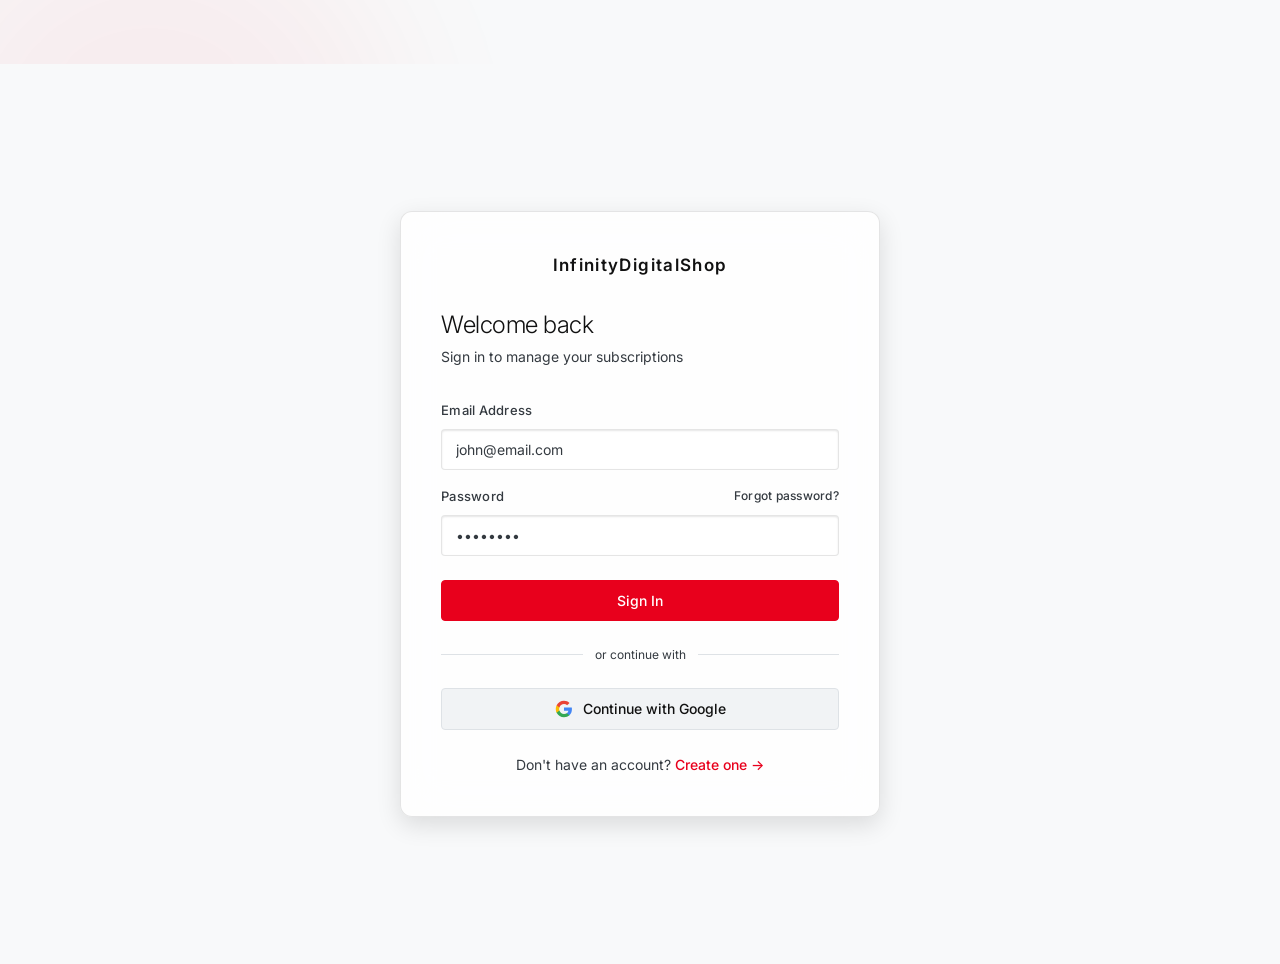
<file: login.html>
<!DOCTYPE html>
<html lang="en">
<head>
  <meta charset="UTF-8">
  <meta name="viewport" content="width=device-width, initial-scale=1.0">
  <title>Login — InfinityDigitalShop</title>
  <meta name="description" content="Sign in to your InfinityDigitalShop account to access your subscriptions and order history.">
  <link rel="preconnect" href="https://fonts.googleapis.com">
  <link rel="preconnect" href="https://fonts.gstatic.com" crossorigin>
  <link href="https://fonts.googleapis.com/css2?family=Inter:wght@300;400;500;600&display=swap" rel="stylesheet">
  <link rel="stylesheet" href="assets/css/style.css">
  <link rel="stylesheet" href="assets/css/components.css">
  <script src="assets/js/theme-init.js"></script>
</head>
<body>

<div id="ambient-bg">
  <div class="ambient-orb orb-1"></div>
  <div class="ambient-orb orb-2"></div>
  <div class="ambient-orb orb-3"></div>
</div>

<div id="nav-placeholder"></div>

<div class="auth-page">
  <div class="auth-card">

    <a href="index.html" class="auth-logo">InfinityDigitalShop</a>

    <h1 class="auth-title">Welcome back</h1>
    <p class="auth-sub">Sign in to manage your subscriptions</p>

    <div style="display:flex;flex-direction:column;gap:16px;">
      <div class="form-group">
        <label class="form-label" for="login-email">Email Address</label>
        <input type="email" id="login-email" class="form-input" placeholder="john@email.com" autocomplete="email">
      </div>
      <div class="form-group">
        <label class="form-label" for="login-password" style="display:flex;justify-content:space-between;">
          <span>Password</span>
          <a href="#" style="color:var(--color-text-muted);font-size:12px;transition:color .3s;" onmouseover="this.style.color='var(--color-text)'" onmouseout="this.style.color='var(--color-text-muted)'">Forgot password?</a>
        </label>
        <input type="password" id="login-password" class="form-input" placeholder="••••••••" autocomplete="current-password">
      </div>
    </div>

    <button class="btn btn-primary btn-full" style="margin-top:24px;" id="login-btn">Sign In</button>

    <div class="auth-divider">
      <div class="auth-divider-line"></div>
      <span class="auth-divider-text">or continue with</span>
      <div class="auth-divider-line"></div>
    </div>

    <button class="btn-google">
      <svg width="18" height="18" viewBox="0 0 24 24" fill="none">
        <path d="M22.56 12.25c0-.78-.07-1.53-.2-2.25H12v4.26h5.92c-.26 1.37-1.04 2.53-2.21 3.31v2.77h3.57c2.08-1.92 3.28-4.74 3.28-8.09z" fill="#4285F4"/>
        <path d="M12 23c2.97 0 5.46-.98 7.28-2.66l-3.57-2.77c-.98.66-2.23 1.06-3.71 1.06-2.86 0-5.29-1.93-6.16-4.53H2.18v2.84C3.99 20.53 7.7 23 12 23z" fill="#34A853"/>
        <path d="M5.84 14.09c-.22-.66-.35-1.36-.35-2.09s.13-1.43.35-2.09V7.07H2.18C1.43 8.55 1 10.22 1 12s.43 3.45 1.18 4.93l2.85-2.22.81-.62z" fill="#FBBC05"/>
        <path d="M12 5.38c1.62 0 3.06.56 4.21 1.64l3.15-3.15C17.45 2.09 14.97 1 12 1 7.7 1 3.99 3.47 2.18 7.07l3.66 2.84c.87-2.6 3.3-4.53 6.16-4.53z" fill="#EA4335"/>
      </svg>
      Continue with Google
    </button>

    <div class="auth-switch">
      Don't have an account? <a href="register.html">Create one →</a>
    </div>

  </div>
</div>

<script src="assets/js/main.js"></script>
<script>
document.getElementById('login-btn').addEventListener('click', () => {
  const email = document.getElementById('login-email').value.trim();
  const pass  = document.getElementById('login-password').value;
  if (!email || !pass) {
    window.SubStore?.showToast('Please fill in all fields', 'error');
    return;
  }
  if (!/\S+@\S+\.\S+/.test(email)) {
    window.SubStore?.showToast('Enter a valid email address', 'error');
    return;
  }
  window.SubStore?.showToast('Signing in…');
  setTimeout(() => { window.location.href = 'dashboard.html'; }, 1000);
});
</script>
</body>
</html>
</file>
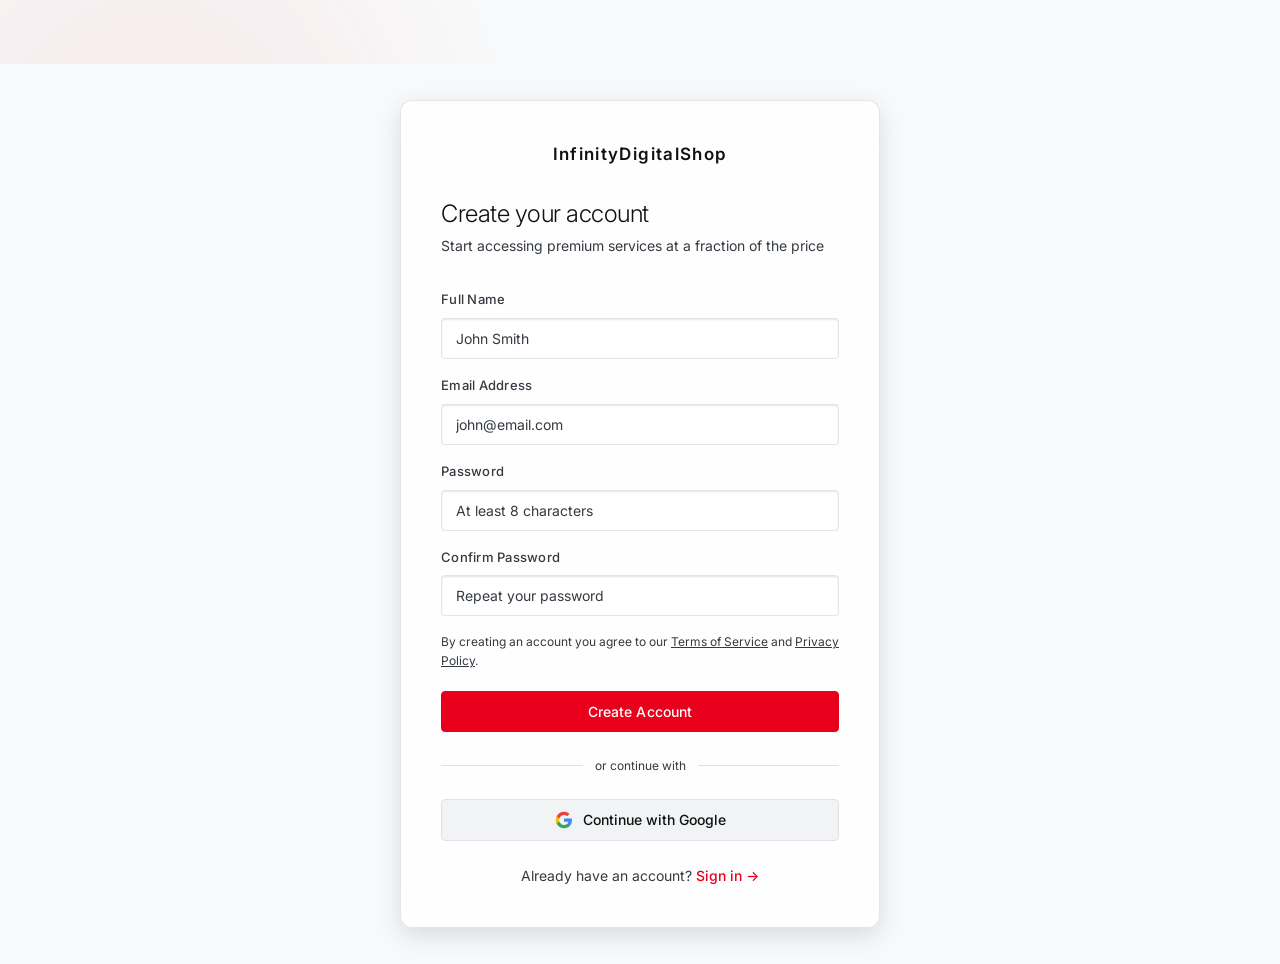
<file: register.html>
<!DOCTYPE html>
<html lang="en">
<head>
  <meta charset="UTF-8">
  <meta name="viewport" content="width=device-width, initial-scale=1.0">
  <title>Create Account — InfinityDigitalShop</title>
  <meta name="description" content="Create your free InfinityDigitalShop account to start buying discounted premium subscriptions.">
  <link rel="preconnect" href="https://fonts.googleapis.com">
  <link rel="preconnect" href="https://fonts.gstatic.com" crossorigin>
  <link href="https://fonts.googleapis.com/css2?family=Inter:wght@300;400;500;600&display=swap" rel="stylesheet">
  <link rel="stylesheet" href="assets/css/style.css">
  <link rel="stylesheet" href="assets/css/components.css">
  <script src="assets/js/theme-init.js"></script>
</head>
<body>

<div id="ambient-bg">
  <div class="ambient-orb orb-1"></div>
  <div class="ambient-orb orb-2"></div>
  <div class="ambient-orb orb-3"></div>
</div>

<div id="nav-placeholder"></div>

<div class="auth-page">
  <div class="auth-card">

    <a href="index.html" class="auth-logo">InfinityDigitalShop</a>

    <h1 class="auth-title">Create your account</h1>
    <p class="auth-sub">Start accessing premium services at a fraction of the price</p>

    <div style="display:flex;flex-direction:column;gap:16px;">
      <div class="form-group">
        <label class="form-label" for="reg-name">Full Name</label>
        <input type="text" id="reg-name" class="form-input" placeholder="John Smith" autocomplete="name">
      </div>
      <div class="form-group">
        <label class="form-label" for="reg-email">Email Address</label>
        <input type="email" id="reg-email" class="form-input" placeholder="john@email.com" autocomplete="email">
      </div>
      <div class="form-group">
        <label class="form-label" for="reg-password">Password</label>
        <input type="password" id="reg-password" class="form-input" placeholder="At least 8 characters" autocomplete="new-password">
      </div>
      <div class="form-group">
        <label class="form-label" for="reg-confirm">Confirm Password</label>
        <input type="password" id="reg-confirm" class="form-input" placeholder="Repeat your password" autocomplete="new-password">
      </div>
    </div>

    <p style="font-size:12px;color:var(--color-text-muted);line-height:1.6;margin-top:16px;">By creating an account you agree to our <a href="#" style="color:var(--color-text-muted);text-decoration:underline;">Terms of Service</a> and <a href="#" style="color:var(--color-text-muted);text-decoration:underline;">Privacy Policy</a>.</p>

    <button class="btn btn-primary btn-full" style="margin-top:20px;" id="register-btn">Create Account</button>

    <div class="auth-divider">
      <div class="auth-divider-line"></div>
      <span class="auth-divider-text">or continue with</span>
      <div class="auth-divider-line"></div>
    </div>

    <button class="btn-google">
      <svg width="18" height="18" viewBox="0 0 24 24" fill="none">
        <path d="M22.56 12.25c0-.78-.07-1.53-.2-2.25H12v4.26h5.92c-.26 1.37-1.04 2.53-2.21 3.31v2.77h3.57c2.08-1.92 3.28-4.74 3.28-8.09z" fill="#4285F4"/>
        <path d="M12 23c2.97 0 5.46-.98 7.28-2.66l-3.57-2.77c-.98.66-2.23 1.06-3.71 1.06-2.86 0-5.29-1.93-6.16-4.53H2.18v2.84C3.99 20.53 7.7 23 12 23z" fill="#34A853"/>
        <path d="M5.84 14.09c-.22-.66-.35-1.36-.35-2.09s.13-1.43.35-2.09V7.07H2.18C1.43 8.55 1 10.22 1 12s.43 3.45 1.18 4.93l2.85-2.22.81-.62z" fill="#FBBC05"/>
        <path d="M12 5.38c1.62 0 3.06.56 4.21 1.64l3.15-3.15C17.45 2.09 14.97 1 12 1 7.7 1 3.99 3.47 2.18 7.07l3.66 2.84c.87-2.6 3.3-4.53 6.16-4.53z" fill="#EA4335"/>
      </svg>
      Continue with Google
    </button>

    <div class="auth-switch">
      Already have an account? <a href="login.html">Sign in →</a>
    </div>

  </div>
</div>

<script src="assets/js/main.js"></script>
<script>
document.getElementById('register-btn').addEventListener('click', () => {
  const name    = document.getElementById('reg-name').value.trim();
  const email   = document.getElementById('reg-email').value.trim();
  const pass    = document.getElementById('reg-password').value;
  const confirm = document.getElementById('reg-confirm').value;

  if (!name || !email || !pass || !confirm) {
    window.SubStore?.showToast('Please fill in all fields', 'error');
    return;
  }
  if (!/\S+@\S+\.\S+/.test(email)) {
    window.SubStore?.showToast('Enter a valid email address', 'error');
    return;
  }
  if (pass.length < 8) {
    window.SubStore?.showToast('Password must be at least 8 characters', 'error');
    return;
  }
  if (pass !== confirm) {
    window.SubStore?.showToast('Passwords do not match', 'error');
    return;
  }
  window.SubStore?.showToast('Account created! Redirecting…');
  setTimeout(() => { window.location.href = 'dashboard.html'; }, 1000);
});
</script>
</body>
</html>
</file>
<file: assets/css/style.css>
/* ============================================================
   GLOBAL STYLES — style.css
   Root variables, reset, typography, scrollbar, utilities
   ============================================================ */

@import url('https://fonts.googleapis.com/css2?family=Inter:wght@300;400;500;600&display=swap');

/* ── CSS Variables ─────────────────────────────────────────── */
:root {
  --color-bg:           #0C0C0C;
  --color-surface:      #141414;
  --color-surface-2:    #1C1C1C;
  --color-accent:       #E8001C;
  --color-accent-dim:   #B30016;
  --color-text:         #F2F2F2;
  --color-text-muted:   #6B6B6B;
  --color-border:       #232323;
  --color-success:      #1DB954;
  --color-warning:      #F5A623;

  /* Glassmorphism Variables Dark */
  --glass-bg:           rgba(20, 20, 20, 0.4);
  --glass-bg-hover:     rgba(35, 35, 35, 0.5);
  --glass-border:       rgba(255, 255, 255, 0.05);

  --font-family:        'Inter', -apple-system, BlinkMacSystemFont, sans-serif;
  --radius-sm:          4px;
  --radius-md:          8px;
  --radius-lg:          12px;
  --radius-pill:        999px;

  --transition-fast:    150ms ease;
  --transition-base:    300ms ease;
  --transition-slow:    500ms ease;

  --container-max:      1280px;
  --section-padding-y:  80px;
  --nav-height:         64px;

  --shadow-sm:          0 4px 12px rgba(0, 0, 0, 0.2);
  --shadow-md:          0 8px 24px rgba(0, 0, 0, 0.3);
}

[data-theme="light"] {
  --color-bg:           #F8F9FA;
  --color-surface:      #FFFFFF;
  --color-surface-2:    #F1F3F5;
  --color-text:         #111111;
  --color-text-muted:   #343A40;
  --color-border:       #DEE2E6;

  /* Glassmorphism Variables Light - Increased opacity for visibility */
  --glass-bg:           rgba(255, 255, 255, 0.82);
  --glass-bg-hover:     rgba(255, 255, 255, 0.92);
  --glass-border:       rgba(0, 0, 0, 0.1);

  --shadow-sm:          0 4px 12px rgba(0, 0, 0, 0.08);
  --shadow-md:          0 8px 24px rgba(0, 0, 0, 0.12);
}

/* ── Prevent Animation FOUC ─────────────────────────────────── */
html.js-loading .hero-eyebrow,
html.js-loading .hero-title,
html.js-loading .hero-sub,
html.js-loading .hero-actions,
html.js-loading .nav,
html.js-loading .section-header,
html.js-loading .card-category,
html.js-loading .card-product,
html.js-loading .trust-bar-item,
html.js-loading .hiw-strip-item,
html.js-loading .hiw-step,
html.js-loading .testimonial-card,
html.js-loading .cta-banner > *,
html.js-loading .sub-card,
html.js-loading .card-order,
html.js-loading main h1:not(.hero-title),
html.js-loading .dash-page-title {
  opacity: 0 !important;
  visibility: hidden !important;
}

/* ── Reset ─────────────────────────────────────────────────── */
*, *::before, *::after {
  box-sizing: border-box;
  margin: 0;
  padding: 0;
}

/* ── Global Background / Ambient Orbs ──────────────────────── */
#ambient-bg {
  position: fixed;
  inset: 0;
  z-index: -1;
  pointer-events: none;
  overflow: hidden;
  background: var(--color-bg);
  transition: background var(--transition-slow);
}

.ambient-orb {
  position: absolute;
  border-radius: 50%;
  filter: blur(120px);
  opacity: 0.25; /* More subtle */
  animation: floatOrb 20s infinite alternate ease-in-out;
  will-change: transform;
}

.orb-1 { width: 500px; height: 500px; background: rgba(232, 0, 28, 0.15); top: -100px; left: -100px; animation-delay: 0s; }
.orb-2 { width: 600px; height: 600px; background: rgba(0, 100, 255, 0.1); bottom: -200px; right: -100px; animation-delay: -5s; }
.orb-3 { width: 400px; height: 400px; background: rgba(155, 81, 224, 0.1); top: 30%; left: 60%; animation-delay: -10s; }

[data-theme="light"] .orb-1 { background: rgba(232, 0, 28, 0.2); filter: blur(80px); }
[data-theme="light"] .orb-2 { background: rgba(0, 100, 255, 0.15); filter: blur(80px); }
[data-theme="light"] .orb-3 { background: rgba(155, 81, 224, 0.15); filter: blur(80px); }

@keyframes floatOrb {
  0% { transform: translate(0, 0) scale(1); }
  33% { transform: translate(30px, -50px) scale(1.1); }
  66% { transform: translate(-30px, 20px) scale(0.9); }
  100% { transform: translate(50px, 50px) scale(1.05); }
}

html {
  scroll-behavior: smooth;
  font-size: 16px;
}

body {
  font-family: var(--font-family);
  background-color: transparent;
  color: var(--color-text);
  line-height: 1.6;
  -webkit-font-smoothing: antialiased;
  -moz-osx-font-smoothing: grayscale;
  overflow-x: hidden;
}

a {
  color: inherit;
  text-decoration: none;
  transition: color var(--transition-base);
}

img {
  display: block;
  max-width: 100%;
}

button {
  font-family: var(--font-family);
  cursor: pointer;
  border: none;
  background: none;
}

input, textarea, select {
  font-family: var(--font-family);
  font-size: 1rem;
}

ul, ol {
  list-style: none;
}

/* ── Custom Scrollbar ──────────────────────────────────────── */
::-webkit-scrollbar {
  width: 6px;
  height: 6px;
}
::-webkit-scrollbar-track {
  background: var(--color-bg);
}
::-webkit-scrollbar-thumb {
  background: var(--color-accent);
  border-radius: var(--radius-pill);
}
::-webkit-scrollbar-thumb:hover {
  background: var(--color-accent-dim);
}

/* ── Typography ─────────────────────────────────────────────── */
h1, h2, h3, h4, h5, h6 {
  font-weight: 300;
  line-height: 1.2;
  letter-spacing: -0.02em;
}

.eyebrow {
  font-size: 11px;
  font-weight: 500;
  text-transform: uppercase;
  letter-spacing: 0.12em;
  color: var(--color-text-muted);
}

.section-title {
  font-size: clamp(2rem, 4vw, 3rem);
  font-weight: 300;
  color: var(--color-text);
  letter-spacing: -0.025em;
}

.label {
  font-size: 12px;
  font-weight: 500;
  color: var(--color-text-muted);
  letter-spacing: 0.04em;
}

/* ── Layout Utilities ───────────────────────────────────────── */
.container {
  max-width: var(--container-max);
  margin: 0 auto;
  padding: 0 24px;
}

.section {
  padding: var(--section-padding-y) 0;
}

.grid-2 {
  display: grid;
  grid-template-columns: repeat(2, 1fr);
  gap: 24px;
}
.grid-3 {
  display: grid;
  grid-template-columns: repeat(3, 1fr);
  gap: 24px;
}
.grid-4 {
  display: grid;
  grid-template-columns: repeat(4, 1fr);
  gap: 24px;
}

.flex { display: flex; }
.flex-center { display: flex; align-items: center; justify-content: center; }
.flex-between { display: flex; align-items: center; justify-content: space-between; }
.flex-col { display: flex; flex-direction: column; }
.gap-8 { gap: 8px; }
.gap-12 { gap: 12px; }
.gap-16 { gap: 16px; }
.gap-24 { gap: 24px; }
.gap-32 { gap: 32px; }
.gap-48 { gap: 48px; }

.text-center { text-align: center; }
.text-muted { color: var(--color-text-muted); }
.text-accent { color: var(--color-accent); }
.text-success { color: var(--color-success); }

.mt-8  { margin-top: 8px; }
.mt-12 { margin-top: 12px; }
.mt-16 { margin-top: 16px; }
.mt-24 { margin-top: 24px; }
.mt-32 { margin-top: 32px; }
.mt-48 { margin-top: 48px; }
.mt-64 { margin-top: 64px; }

.mb-8  { margin-bottom: 8px; }
.mb-12 { margin-bottom: 12px; }
.mb-16 { margin-bottom: 16px; }
.mb-24 { margin-bottom: 24px; }
.mb-32 { margin-bottom: 32px; }
.mb-48 { margin-bottom: 48px; }

.w-full { width: 100%; }
.hidden { display: none !important; }

/* ── Divider ─────────────────────────────────────────────────── */
.divider {
  width: 100%;
  height: 1px;
  background: var(--color-border);
}
.divider-accent {
  width: 100%;
  height: 1px;
  background: var(--color-accent);
}

/* ── Section Header ─────────────────────────────────────────── */
.section-header {
  margin-bottom: 48px;
}
.section-header .eyebrow {
  margin-bottom: 12px;
}

/* ── Page Transition Overlay ────────────────────────────────── */
#page-transition {
  position: fixed;
  inset: 0;
  background: var(--color-bg);
  z-index: 9999;
  pointer-events: none;
  opacity: 0;
}

/* ── Responsive Breakpoints ─────────────────────────────────── */
@media (max-width: 1200px) {
  .grid-4 { grid-template-columns: repeat(2, 1fr); }
  .grid-3 { grid-template-columns: repeat(2, 1fr); }
}

@media (max-width: 768px) {
  :root {
    --section-padding-y: 48px;
  }
  .grid-2,
  .grid-3,
  .grid-4 {
    grid-template-columns: 1fr;
  }
  .container {
    padding: 0 16px;
  }
}
</file>
<file: assets/css/components.css>
/* ============================================================
   COMPONENTS — components.css
   Buttons, Cards, Badges, Nav, Footer, Forms, Dashboard
   ============================================================ */

/* ── Buttons ─────────────────────────────────────────────────── */
.btn {
  display: inline-flex;
  align-items: center;
  justify-content: center;
  gap: 8px;
  padding: 11px 24px;
  font-size: 14px;
  font-weight: 500;
  border-radius: var(--radius-sm);
  transition: all 400ms cubic-bezier(0.25, 1, 0.5, 1);
  cursor: pointer;
  white-space: nowrap;
  letter-spacing: 0.01em;
}

.btn:active {
  transform: scale(0.97);
}

.btn-primary {
  background: var(--color-accent);
  color: #fff;
  border: 1px solid var(--color-accent);
}
.btn-primary:hover {
  background: var(--color-accent-dim);
  border-color: var(--color-accent-dim);
}

.btn-ghost {
  background: transparent;
  color: var(--color-text);
  border: 1px solid rgba(242,242,242,0.3);
}
.btn-ghost:hover {
  border-color: var(--color-text);
}

.btn-outline {
  background: transparent;
  color: var(--color-text);
  border: 1px solid var(--color-border);
}
.btn-outline:hover {
  border-color: var(--color-text-muted);
}

.btn-success {
  background: var(--color-success);
  color: #000;
  border: 1px solid var(--color-success);
}

.btn-sm {
  padding: 7px 16px;
  font-size: 13px;
}

.btn-lg {
  padding: 14px 32px;
  font-size: 15px;
}

.btn-full {
  width: 100%;
}

/* ── Badges ───────────────────────────────────────────────────── */
.badge {
  display: inline-flex;
  align-items: center;
  padding: 3px 10px;
  font-size: 11px;
  font-weight: 500;
  border-radius: var(--radius-pill);
  letter-spacing: 0.04em;
}

.badge-red {
  background: rgba(232,0,28,0.15);
  color: var(--color-accent);
  border: 1px solid var(--color-accent);
}

.badge-green {
  background: rgba(29,185,84,0.12);
  color: var(--color-success);
  border: 1px solid rgba(29,185,84,0.3);
}

.badge-gray {
  background: var(--color-surface-2);
  color: var(--color-text-muted);
  border: 1px solid var(--color-border);
}

.badge-warning {
  background: rgba(245,166,35,0.12);
  color: var(--color-warning);
  border: 1px solid rgba(245,166,35,0.3);
}

/* ── Cards ─────────────────────────────────────────────────────── */
.card {
  background: var(--color-surface); /* Fallback */
  background: var(--glass-bg);
  backdrop-filter: blur(16px);
  -webkit-backdrop-filter: blur(16px);
  border: 1px solid var(--glass-border);
  border-radius: var(--radius-md);
  box-shadow: inset 0 1px 1px rgba(255, 255, 255, 0.05), var(--shadow-sm);
  overflow: hidden;
}

.card-product {
  background: var(--color-surface); /* Fallback */
  background: var(--glass-bg);
  backdrop-filter: blur(16px);
  -webkit-backdrop-filter: blur(16px);
  border: 1px solid var(--glass-border);
  border-radius: var(--radius-md);
  box-shadow: inset 0 1px 1px rgba(255, 255, 255, 0.05), var(--shadow-sm);
  padding: 24px;
  display: flex;
  flex-direction: column;
  gap: 16px;
  transition: all 400ms cubic-bezier(0.25, 1, 0.5, 1);
  cursor: pointer;
}
.card-product:hover {
  transform: translateY(-4px) scale(1.01);
  border-color: rgba(232,0,28,0.4);
  box-shadow: inset 0 1px 1px rgba(255, 255, 255, 0.1), var(--shadow-md);
}

.card-product-logo {
  width: 56px;
  height: 56px;
  border-radius: var(--radius-sm);
  display: flex;
  align-items: center;
  justify-content: center;
  font-size: 22px;
  font-weight: 600;
  color: #fff;
  flex-shrink: 0;
}

.card-product-name {
  font-size: 16px;
  font-weight: 500;
  color: var(--color-text);
}

.card-product-desc {
  font-size: 13px;
  color: var(--color-text-muted);
  line-height: 1.5;
  flex: 1;
}

.card-product-footer {
  display: flex;
  align-items: center;
  justify-content: space-between;
  margin-top: auto;
  padding-top: 16px;
  border-top: 1px solid var(--color-border);
}

.card-order {
  background: var(--color-surface); /* Fallback */
  background: var(--glass-bg);
  backdrop-filter: blur(16px);
  -webkit-backdrop-filter: blur(16px);
  border: 1px solid var(--glass-border);
  border-radius: var(--radius-md);
  box-shadow: inset 0 1px 1px rgba(255, 255, 255, 0.05), var(--shadow-sm);
  padding: 20px 24px;
}

/* ── Logo Placeholder Colors ────────────────────────────────── */
.logo-netflix    { background: #E50914; }
.logo-spotify    { background: #1DB954; }
.logo-disney     { background: #113CCF; }
.logo-adobe      { background: #FF0000; }
.logo-canva      { background: #00C4CC; }
.logo-chatgpt    { background: #10A37F; }
.logo-midjourney { background: #000000; border: 1px solid #333; }
.logo-microsoft  { background: #00A4EF; }
.logo-nordvpn    { background: #4687FF; }
.logo-skillshare { background: #00FF84; color: #000 !important; }
.logo-coursera   { background: #0056D2; }
.logo-youtube    { background: #FF0000; }
.logo-duolingo   { background: #58CC02; }
.logo-notion     { background: #fff; color: #000 !important; }
.logo-grammarly  { background: #15C39A; }
.logo-expressvpn { background: #DA3940; }
.logo-picsart    { background: #9B51E0; }
.logo-capcut     { background: #000000; border: 1px solid #333; }
.logo-default    { background: var(--color-surface-2); }

/* ── Category Cards ─────────────────────────────────────────── */
.card-category {
  background: var(--color-surface); /* Fallback */
  background: var(--glass-bg);
  backdrop-filter: blur(16px);
  -webkit-backdrop-filter: blur(16px);
  border: 1px solid var(--glass-border);
  border-radius: var(--radius-md);
  box-shadow: inset 0 1px 1px rgba(255, 255, 255, 0.05), var(--shadow-sm);
  padding: 32px 28px;
  cursor: pointer;
  transition: all 400ms cubic-bezier(0.25, 1, 0.5, 1);
  display: flex;
  flex-direction: column;
  gap: 10px;
}
.card-category:hover {
  transform: translateY(-4px) scale(1.01);
  border-color: var(--color-accent);
  box-shadow: inset 0 1px 1px rgba(255, 255, 255, 0.1), var(--shadow-md);
}
.card-category-icon {
  font-size: 28px;
  margin-bottom: 4px;
}
.card-category-name {
  font-size: 15px;
  font-weight: 500;
  color: var(--color-text);
}
.card-category-desc {
  font-size: 13px;
  color: var(--color-text-muted);
  line-height: 1.5;
}

/* ── Navigation ─────────────────────────────────────────────── */
.nav {
  position: sticky;
  top: 0;
  z-index: 1000;
  height: var(--nav-height);
  background: rgba(12, 12, 12, 0.6); /* Fallback */
  background: var(--glass-bg);
  backdrop-filter: blur(24px);
  -webkit-backdrop-filter: blur(24px);
  border-bottom: 1px solid var(--glass-border);
  box-shadow: inset 0 -1px 0 rgba(255, 255, 255, 0.05), var(--shadow-sm);
}

.nav-inner {
  max-width: var(--container-max);
  margin: 0 auto;
  padding: 0 24px;
  height: 100%;
  display: flex;
  align-items: center;
  justify-content: space-between;
  gap: 32px;
}

.nav-logo {
  font-size: 17px;
  font-weight: 600;
  letter-spacing: 0.08em;
  color: var(--color-text);
  text-decoration: none;
  flex-shrink: 0;
}

.nav-links {
  display: flex;
  align-items: center;
  gap: 32px;
}

.nav-link {
  font-size: 14px;
  font-weight: 500;
  color: var(--color-text-muted);
  text-decoration: none;
  position: relative;
  padding-bottom: 4px;
  transition: color var(--transition-base);
  letter-spacing: 0.01em;
}

.nav-link::after {
  content: '';
  position: absolute;
  bottom: 0;
  left: 0;
  width: 0;
  height: 1px;
  background: var(--color-text);
  transition: width var(--transition-base);
}

.nav-link:hover {
  color: var(--color-text);
}

.nav-link:hover::after {
  width: 100%;
}

.nav-link.active {
  color: var(--color-text);
  padding-left: 10px;
}

.nav-link.active::before {
  content: '';
  position: absolute;
  left: 0;
  top: 0;
  bottom: 4px;
  width: 2px;
  background: var(--color-accent);
  border-radius: var(--radius-pill);
}

.nav-actions {
  display: flex;
  align-items: center;
  gap: 12px;
  flex-shrink: 0;
}

.nav-cart-btn {
  position: relative;
  width: 40px;
  height: 40px;
  display: flex;
  align-items: center;
  justify-content: center;
  border-radius: var(--radius-sm);
  border: 1px solid var(--glass-border);
  background: var(--glass-bg);
  color: var(--color-text);
  cursor: pointer;
  transition: all var(--transition-base);
  text-decoration: none;
}

.nav-cart-btn:hover {
  border-color: var(--color-text-muted);
  color: var(--color-text);
}

.nav-cart-badge {
  position: absolute;
  top: -6px;
  right: -6px;
  min-width: 18px;
  height: 18px;
  background: var(--color-accent);
  color: #fff;
  font-size: 10px;
  font-weight: 600;
  border-radius: var(--radius-pill);
  display: flex;
  align-items: center;
  justify-content: center;
  padding: 0 4px;
}

.nav-hamburger {
  display: none;
  flex-direction: column;
  gap: 5px;
  cursor: pointer;
  padding: 8px;
}

.nav-hamburger span {
  display: block;
  width: 22px;
  height: 1.5px;
  background: var(--color-text);
  transition: all var(--transition-base);
}

.nav-mobile-menu {
  display: none;
  position: absolute;
  top: var(--nav-height);
  left: 0;
  right: 0;
  background: var(--glass-bg);
  backdrop-filter: blur(16px);
  -webkit-backdrop-filter: blur(16px);
  border-bottom: 1px solid var(--glass-border);
  box-shadow: var(--shadow-md);
  padding: 20px 24px;
  flex-direction: column;
  gap: 16px;
}

.nav-mobile-menu.open {
  display: flex;
}

.nav-mobile-link {
  font-size: 15px;
  font-weight: 500;
  color: var(--color-text-muted);
  text-decoration: none;
  transition: color var(--transition-base);
}
.nav-mobile-link:hover,
.nav-mobile-link.active {
  color: var(--color-text);
}

.theme-toggle {
  display: flex;
  align-items: center;
  justify-content: center;
  width: 40px;
  height: 40px;
  border-radius: var(--radius-sm);
  border: 1px solid var(--glass-border);
  background: var(--glass-bg);
  color: var(--color-text);
  cursor: pointer;
  transition: all var(--transition-base);
}

.theme-toggle:hover {
  border-color: var(--color-text-muted);
}
.theme-toggle .moon-icon { display: block; }
.theme-toggle .sun-icon { display: none; }

[data-theme="light"] .theme-toggle .moon-icon { display: none; }
[data-theme="light"] .theme-toggle .sun-icon { display: block; }

/* ── Footer ──────────────────────────────────────────────────── */
.footer {
  background: var(--color-surface);
  border-top: 1px solid var(--color-accent);
}

.footer-grid {
  display: grid;
  grid-template-columns: 1.5fr 1fr 1fr 1fr;
  gap: 48px;
  padding: 60px 0 48px;
}

.footer-brand-name {
  font-size: 17px;
  font-weight: 600;
  letter-spacing: 0.08em;
  margin-bottom: 12px;
}

.footer-tagline {
  font-size: 13px;
  color: var(--color-text-muted);
  line-height: 1.6;
  max-width: 240px;
}

.footer-col-title {
  font-size: 12px;
  font-weight: 500;
  letter-spacing: 0.08em;
  text-transform: uppercase;
  color: var(--color-text-muted);
  margin-bottom: 20px;
}

.footer-links {
  display: flex;
  flex-direction: column;
  gap: 10px;
}

.footer-link {
  font-size: 14px;
  color: var(--color-text-muted);
  text-decoration: none;
  transition: color var(--transition-base);
}

.footer-link:hover {
  color: var(--color-text);
}

.footer-bottom {
  border-top: 1px solid var(--color-border);
  padding: 20px 0;
  display: flex;
  align-items: center;
  justify-content: space-between;
}

.footer-copy {
  font-size: 13px;
  color: var(--color-text-muted);
}

/* ── Forms ─────────────────────────────────────────────────────── */
.form-group {
  display: flex;
  flex-direction: column;
  gap: 8px;
}

.form-label {
  font-size: 13px;
  font-weight: 500;
  color: var(--color-text-muted);
  letter-spacing: 0.02em;
}

.form-input {
  width: 100%;
  background: var(--glass-bg);
  backdrop-filter: blur(12px);
  border: 1px solid var(--glass-border);
  border-radius: var(--radius-sm);
  padding: 11px 14px;
  color: var(--color-text);
  font-size: 14px;
  transition: all 400ms cubic-bezier(0.25, 1, 0.5, 1);
  outline: none;
  box-shadow: inset 0 1px 2px rgba(0,0,0,0.1);
}

.form-input:focus {
  border-color: var(--color-accent);
}

.form-input::placeholder {
  color: var(--color-text-muted);
}

.form-input-icon {
  position: relative;
}

.form-input-icon .form-input {
  padding-left: 40px;
}

.form-input-icon-el {
  position: absolute;
  left: 13px;
  top: 50%;
  transform: translateY(-50%);
  color: var(--color-text-muted);
  font-size: 15px;
  pointer-events: none;
}

/* Search input variant */
.search-input-wrap {
  position: relative;
}
.search-input-wrap .search-icon {
  position: absolute;
  left: 16px;
  top: 50%;
  transform: translateY(-50%);
  color: var(--color-text-muted);
  pointer-events: none;
}
.search-input {
  width: 100%;
  background: var(--glass-bg);
  backdrop-filter: blur(12px);
  border: 1px solid var(--glass-border);
  border-radius: var(--radius-sm);
  padding: 14px 16px 14px 46px;
  color: var(--color-text);
  font-size: 15px;
  outline: none;
  transition: all 400ms cubic-bezier(0.25, 1, 0.5, 1);
  box-shadow: inset 0 1px 2px rgba(0,0,0,0.1);
}
.search-input:focus {
  border-color: var(--color-accent);
}
.search-input::placeholder {
  color: var(--color-text-muted);
}

/* ── Auth Card ────────────────────────────────────────────────── */
.auth-page {
  min-height: 100vh;
  display: flex;
  flex-direction: column;
  align-items: center;
  justify-content: center;
  padding: 24px;
  background: var(--color-bg);
}

.auth-card {
  width: 100%;
  max-width: 480px;
  background: var(--color-surface); /* Fallback */
  background: var(--glass-bg);
  backdrop-filter: blur(24px);
  -webkit-backdrop-filter: blur(24px);
  border: 1px solid var(--glass-border);
  box-shadow: inset 0 1px 1px rgba(255, 255, 255, 0.05), var(--shadow-md);
  border-radius: var(--radius-lg);
  padding: 40px;
}

.auth-logo {
  font-size: 17px;
  font-weight: 600;
  letter-spacing: 0.08em;
  color: var(--color-text);
  margin-bottom: 32px;
  display: block;
  text-align: center;
}

.auth-title {
  font-size: 24px;
  font-weight: 300;
  margin-bottom: 6px;
}

.auth-sub {
  font-size: 14px;
  color: var(--color-text-muted);
  margin-bottom: 32px;
}

.auth-divider {
  display: flex;
  align-items: center;
  gap: 12px;
  margin: 24px 0;
}
.auth-divider-line {
  flex: 1;
  height: 1px;
  background: var(--color-border);
}
.auth-divider-text {
  font-size: 12px;
  color: var(--color-text-muted);
  white-space: nowrap;
}

.auth-switch {
  text-align: center;
  font-size: 14px;
  color: var(--color-text-muted);
  margin-top: 24px;
}

.auth-switch a {
  color: var(--color-accent);
  font-weight: 500;
}
.auth-switch a:hover {
  text-decoration: underline;
}

.btn-google {
  width: 100%;
  background: var(--color-surface-2);
  border: 1px solid var(--color-border);
  border-radius: var(--radius-sm);
  padding: 11px 24px;
  font-size: 14px;
  font-weight: 500;
  color: var(--color-text);
  display: flex;
  align-items: center;
  justify-content: center;
  gap: 10px;
  cursor: pointer;
  transition: all var(--transition-base);
}

.btn-google:hover {
  border-color: var(--color-text-muted);
}

/* ── Dashboard ────────────────────────────────────────────────── */
.dashboard-layout {
  display: flex;
  min-height: calc(100vh - var(--nav-height));
}

.dashboard-sidebar {
  width: 240px;
  flex-shrink: 0;
  background: var(--color-surface); /* Fallback */
  background: var(--glass-bg);
  backdrop-filter: blur(16px);
  -webkit-backdrop-filter: blur(16px);
  border-right: 1px solid var(--glass-border);
  box-shadow: var(--shadow-sm);
  padding: 32px 0;
  position: sticky;
  top: var(--nav-height);
  height: calc(100vh - var(--nav-height));
  overflow-y: auto;
}

.sidebar-user {
  padding: 0 24px 24px;
  border-bottom: 1px solid var(--color-border);
  margin-bottom: 24px;
}

.sidebar-avatar {
  width: 40px;
  height: 40px;
  border-radius: 50%;
  background: var(--color-accent);
  display: flex;
  align-items: center;
  justify-content: center;
  font-weight: 600;
  font-size: 15px;
  margin-bottom: 12px;
}

.sidebar-user-name {
  font-size: 14px;
  font-weight: 500;
}

.sidebar-user-email {
  font-size: 12px;
  color: var(--color-text-muted);
}

.sidebar-nav {
  display: flex;
  flex-direction: column;
  padding: 0 16px;
}

.sidebar-nav-item {
  display: flex;
  align-items: center;
  gap: 10px;
  padding: 10px 12px;
  border-radius: var(--radius-sm);
  font-size: 14px;
  font-weight: 500;
  color: var(--color-text-muted);
  cursor: pointer;
  transition: all var(--transition-base);
  text-decoration: none;
}

.sidebar-nav-item:hover {
  color: var(--color-text);
  background: var(--color-surface-2);
}

.sidebar-nav-item.active {
  color: var(--color-text);
  background: var(--color-surface-2);
}

.sidebar-nav-item.logout {
  color: var(--color-accent);
  margin-top: 8px;
}

.dashboard-main {
  flex: 1;
  padding: 40px;
  overflow-y: auto;
}

.dash-tab-content {
  display: none;
}

.dash-tab-content.active {
  display: block;
}

/* Subscription card in dashboard */
.sub-card {
  background: var(--glass-bg);
  backdrop-filter: blur(24px);
  -webkit-backdrop-filter: blur(24px);
  border: 1px solid var(--glass-border);
  border-radius: var(--radius-md);
  box-shadow: inset 0 1px 1px rgba(255, 255, 255, 0.05), var(--shadow-sm);
  padding: 24px;
  display: flex;
  flex-direction: column;
  gap: 16px;
}

.sub-card-header {
  display: flex;
  align-items: center;
  gap: 14px;
}

.sub-card-logo {
  width: 44px;
  height: 44px;
  border-radius: var(--radius-sm);
  display: flex;
  align-items: center;
  justify-content: center;
  font-size: 17px;
  font-weight: 600;
  color: #fff;
}

.sub-card-info {
  flex: 1;
}

.sub-card-name {
  font-size: 15px;
  font-weight: 500;
}

.sub-card-meta {
  font-size: 13px;
  color: var(--color-text-muted);
  margin-top: 2px;
}

.sub-credentials {
  background: var(--color-surface-2);
  border: 1px solid var(--color-border);
  border-radius: var(--radius-sm);
  padding: 16px;
  display: none;
}

.sub-credentials.visible {
  display: block;
}

.sub-cred-row {
  display: flex;
  align-items: center;
  justify-content: space-between;
  font-size: 13px;
}

.sub-cred-row + .sub-cred-row {
  margin-top: 8px;
}

.sub-cred-label {
  color: var(--color-text-muted);
}

.sub-cred-value {
  font-family: 'Courier New', monospace;
  color: var(--color-text);
  font-size: 12px;
}

/* ── Order Table ──────────────────────────────────────────────── */
.order-table {
  width: 100%;
  border-collapse: collapse;
}

.order-table th {
  text-align: left;
  font-size: 12px;
  font-weight: 500;
  color: var(--color-text-muted);
  letter-spacing: 0.05em;
  text-transform: uppercase;
  padding: 12px 16px;
  border-bottom: 1px solid var(--color-border);
}

.order-table td {
  padding: 14px 16px;
  font-size: 14px;
  border-bottom: 1px solid var(--color-border);
}

.order-table tr:nth-child(even) td {
  background: rgba(255,255,255,0.02);
}

/* ── Cart ─────────────────────────────────────────────────────── */
.cart-item {
  display: flex;
  align-items: center;
  gap: 16px;
  padding: 20px 0;
  border-bottom: 1px solid var(--color-border);
}

.cart-item-logo {
  width: 48px;
  height: 48px;
  border-radius: var(--radius-sm);
  display: flex;
  align-items: center;
  justify-content: center;
  font-size: 18px;
  font-weight: 600;
  color: #fff;
  flex-shrink: 0;
}

.cart-item-info {
  flex: 1;
}

.cart-item-name {
  font-size: 15px;
  font-weight: 500;
}

.cart-item-meta {
  font-size: 13px;
  color: var(--color-text-muted);
  margin-top: 2px;
}

.cart-item-price {
  font-size: 15px;
  font-weight: 500;
  color: var(--color-text);
  white-space: nowrap;
}

.cart-remove-btn {
  width: 32px;
  height: 32px;
  border-radius: var(--radius-sm);
  border: 1px solid var(--color-border);
  background: transparent;
  color: var(--color-text-muted);
  display: flex;
  align-items: center;
  justify-content: center;
  cursor: pointer;
  transition: all var(--transition-base);
  font-size: 16px;
}

.cart-remove-btn:hover {
  border-color: var(--color-accent);
  color: var(--color-accent);
}

.order-summary-card {
  background: var(--color-surface);
  border: 1px solid var(--color-border);
  border-radius: var(--radius-md);
  padding: 28px;
  position: sticky;
  top: calc(var(--nav-height) + 24px);
}

.order-summary-card h3 {
  font-size: 16px;
  font-weight: 500;
  margin-bottom: 24px;
}

.order-summary-row {
  display: flex;
  justify-content: space-between;
  font-size: 14px;
  margin-bottom: 12px;
}

.order-summary-row.total {
  font-size: 16px;
  font-weight: 500;
  padding-top: 16px;
  border-top: 1px solid var(--color-border);
  margin-top: 8px;
}

.coupon-input-row {
  display: flex;
  gap: 8px;
  margin: 16px 0;
}

.coupon-input-row .form-input {
  flex: 1;
}

/* ── Checkout ─────────────────────────────────────────────────── */
.checkout-page {
  min-height: calc(100vh - var(--nav-height));
  padding: 48px 24px;
}

.checkout-card {
  max-width: 640px;
  margin: 0 auto;
  background: var(--color-surface);
  border: 1px solid var(--color-border);
  border-radius: var(--radius-lg);
  padding: 40px;
}

.checkout-steps {
  display: flex;
  align-items: center;
  gap: 0;
  margin-bottom: 40px;
}

.checkout-step {
  display: flex;
  align-items: center;
  gap: 8px;
  font-size: 13px;
  font-weight: 500;
  color: var(--color-text-muted);
}

.checkout-step-num {
  width: 24px;
  height: 24px;
  border-radius: 50%;
  border: 1px solid currentColor;
  display: flex;
  align-items: center;
  justify-content: center;
  font-size: 11px;
}

.checkout-step.active {
  color: var(--color-accent);
}

.checkout-step.done {
  color: var(--color-success);
}

.checkout-step-connector {
  flex: 1;
  height: 1px;
  background: var(--color-border);
  margin: 0 8px;
}

.checkout-section {
  display: none;
}

.checkout-section.active {
  display: block;
}

/* Confirmation */
.confirm-icon {
  width: 64px;
  height: 64px;
  border-radius: 50%;
  background: rgba(29,185,84,0.12);
  border: 1px solid var(--color-success);
  display: flex;
  align-items: center;
  justify-content: center;
  margin: 0 auto 24px;
  font-size: 28px;
}

/* ── Trust Items ──────────────────────────────────────────────── */
.trust-item {
  display: flex;
  align-items: center;
  gap: 8px;
  font-size: 13px;
  color: var(--color-text-muted);
}

.trust-check {
  width: 18px;
  height: 18px;
  border-radius: 50%;
  background: rgba(29,185,84,0.12);
  color: var(--color-success);
  display: flex;
  align-items: center;
  justify-content: center;
  font-size: 10px;
  flex-shrink: 0;
}

/* ── Duration Selector ────────────────────────────────────────── */
.duration-card {
  background: var(--color-surface-2);
  border: 1px solid var(--color-border);
  border-radius: var(--radius-sm);
  padding: 14px 16px;
  cursor: pointer;
  transition: all var(--transition-base);
  display: flex;
  align-items: center;
  justify-content: space-between;
  position: relative;
}

.duration-card:hover {
  border-color: var(--color-text-muted);
}

.duration-card.selected {
  border-color: var(--color-accent);
  background: rgba(232,0,28,0.05);
}

.duration-label {
  font-size: 14px;
  font-weight: 500;
}

.duration-price {
  font-size: 15px;
  font-weight: 500;
  color: var(--color-text);
}

/* ── Testimonials ─────────────────────────────────────────────── */
.testimonials-scroll {
  display: flex;
  gap: 20px;
  overflow-x: auto;
  padding-bottom: 8px;
  scrollbar-width: thin;
}

.testimonial-card {
  background: var(--color-surface);
  border: 1px solid var(--color-border);
  border-radius: var(--radius-md);
  padding: 24px;
  min-width: 280px;
  flex-shrink: 0;
}

.testimonial-quote {
  font-size: 14px;
  line-height: 1.6;
  color: var(--color-text);
  margin-bottom: 16px;
}

.testimonial-author {
  font-size: 13px;
  font-weight: 500;
}

.testimonial-meta {
  font-size: 12px;
  color: var(--color-text-muted);
  margin-top: 2px;
}

/* ── Trust Bar ────────────────────────────────────────────────── */
.trust-bar {
  display: flex;
  align-items: center;
  justify-content: center;
  gap: 0;
  padding: 28px 0;
  border-top: 1px solid var(--color-border);
  border-bottom: 1px solid var(--color-border);
}

.trust-bar-item {
  text-align: center;
  padding: 0 40px;
  flex: 1;
}

.trust-bar-item + .trust-bar-item {
  border-left: 1px solid var(--color-border);
}

.trust-bar-value {
  font-size: 20px;
  font-weight: 500;
  color: var(--color-text);
  display: block;
}

.trust-bar-label {
  font-size: 12px;
  color: var(--color-text-muted);
  margin-top: 2px;
}

/* ── How It Works Steps ─────────────────────────────────────── */
.hiw-step {
  display: flex;
  gap: 28px;
  align-items: flex-start;
  padding: 40px 0;
  border-bottom: 1px solid var(--color-border);
}

.hiw-step:last-child {
  border-bottom: none;
}

.hiw-step-num {
  font-size: 64px;
  font-weight: 300;
  color: var(--color-surface-2);
  line-height: 1;
  flex-shrink: 0;
  user-select: none;
  width: 80px;
  text-align: right;
}

.hiw-step-content {
  padding-top: 8px;
}

.hiw-step-title {
  font-size: 22px;
  font-weight: 400;
  margin-bottom: 12px;
}

.hiw-step-desc {
  font-size: 15px;
  color: var(--color-text-muted);
  line-height: 1.7;
  max-width: 600px;
}

.hiw-step-points {
  margin-top: 16px;
  display: flex;
  flex-direction: column;
  gap: 8px;
}

.hiw-step-point {
  font-size: 13px;
  color: var(--color-text-muted);
  display: flex;
  align-items: center;
  gap: 8px;
}

.hiw-step-point::before {
  content: '—';
  color: var(--color-accent);
}

/* ── FAQ ──────────────────────────────────────────────────────── */
.faq-item {
  border-bottom: 1px solid var(--color-border);
}

.faq-question {
  width: 100%;
  text-align: left;
  padding: 20px 0;
  font-size: 15px;
  font-weight: 500;
  color: var(--color-text);
  cursor: pointer;
  background: none;
  border: none;
  display: flex;
  align-items: center;
  justify-content: space-between;
  gap: 16px;
  transition: color var(--transition-base);
}

.faq-question:hover {
  color: var(--color-text-muted);
}

.faq-chevron {
  font-size: 18px;
  color: var(--color-text-muted);
  transition: transform var(--transition-base);
  flex-shrink: 0;
}

.faq-item.open .faq-chevron {
  transform: rotate(180deg);
}

.faq-answer {
  display: none;
  padding-bottom: 20px;
  font-size: 14px;
  color: var(--color-text-muted);
  line-height: 1.7;
}

.faq-item.open .faq-answer {
  display: block;
}

/* ── Filter Pills ─────────────────────────────────────────────── */
.filter-tabs {
  display: flex;
  align-items: center;
  gap: 8px;
  flex-wrap: wrap;
}

.filter-tab {
  padding: 7px 16px;
  border-radius: var(--radius-pill);
  font-size: 13px;
  font-weight: 500;
  border: 1px solid var(--color-border);
  background: transparent;
  color: var(--color-text-muted);
  cursor: pointer;
  transition: all var(--transition-base);
}

.filter-tab:hover {
  color: var(--color-text);
  border-color: var(--color-text-muted);
}

.filter-tab.active {
  background: var(--color-accent);
  border-color: var(--color-accent);
  color: #fff;
}

/* ── Sort Dropdown ────────────────────────────────────────────── */
.sort-select {
  background: var(--color-surface);
  border: 1px solid var(--color-border);
  border-radius: var(--radius-sm);
  padding: 8px 14px;
  color: var(--color-text);
  font-size: 13px;
  font-weight: 500;
  cursor: pointer;
  outline: none;
  transition: border-color var(--transition-base);
}

.sort-select:focus {
  border-color: var(--color-text-muted);
}

/* ── Device Tags ──────────────────────────────────────────────── */
.device-tag {
  display: inline-flex;
  align-items: center;
  padding: 4px 12px;
  background: var(--color-surface-2);
  border: 1px solid var(--color-border);
  border-radius: var(--radius-pill);
  font-size: 12px;
  color: var(--color-text-muted);
}

/* ── View All Link ────────────────────────────────────────────── */
.view-all-link {
  display: inline-flex;
  align-items: center;
  gap: 6px;
  font-size: 14px;
  font-weight: 500;
  color: var(--color-text-muted);
  transition: color var(--transition-base);
}

.view-all-link:hover {
  color: var(--color-text);
}

/* ── Hero Section ─────────────────────────────────────────────── */
.hero {
  min-height: 100vh;
  display: flex;
  align-items: center;
  justify-content: center;
  text-align: center;
  padding: 80px 24px;
}

.hero-eyebrow {
  font-size: 11px;
  font-weight: 500;
  text-transform: uppercase;
  letter-spacing: 0.14em;
  color: var(--color-accent);
  display: block;
  margin-bottom: 24px;
}

.hero-title {
  font-size: clamp(2.8rem, 6vw, 5rem);
  font-weight: 300;
  letter-spacing: -0.03em;
  line-height: 1.1;
  color: var(--color-text);
  max-width: 820px;
  margin: 0 auto 24px;
}

.hero-sub {
  font-size: 17px;
  color: var(--color-text-muted);
  max-width: 440px;
  margin: 0 auto 40px;
  line-height: 1.6;
}

.hero-actions {
  display: flex;
  align-items: center;
  justify-content: center;
  gap: 12px;
  flex-wrap: wrap;
}

/* ── How It Works Strip ───────────────────────────────────────── */
.hiw-strip {
  display: grid;
  grid-template-columns: repeat(3, 1fr);
  gap: 1px;
  background: var(--color-border);
  border: 1px solid var(--color-border);
  border-radius: var(--radius-md);
  overflow: hidden;
}

.hiw-strip-item {
  background: var(--color-surface);
  padding: 32px 28px;
  display: flex;
  flex-direction: column;
  gap: 12px;
}

.hiw-strip-num {
  font-size: 28px;
  font-weight: 300;
  color: var(--color-accent);
  line-height: 1;
}

.hiw-strip-title {
  font-size: 15px;
  font-weight: 500;
}

.hiw-strip-desc {
  font-size: 13px;
  color: var(--color-text-muted);
  line-height: 1.6;
}

/* ── CTA Banner ─────────────────────────────────────────────────── */
.cta-banner {
  background: var(--color-surface);
  border-top: 1px solid var(--color-accent);
  border-bottom: 1px solid var(--color-accent);
  padding: 80px 0;
  text-align: center;
}

/* ── Responsive ─────────────────────────────────────────────── */
@media (max-width: 1200px) {
  .footer-grid {
    grid-template-columns: 1fr 1fr;
  }
  .trust-bar-item {
    padding: 0 24px;
  }
}

@media (max-width: 768px) {
  .nav-links { display: none; }
  .nav-hamburger { display: flex; }
  .nav { position: sticky; }
  .nav-mobile-menu { display: none; }
  .nav-mobile-menu.open { display: flex; }

  .hero-title { font-size: clamp(2rem, 8vw, 3rem); }

  .trust-bar {
    flex-wrap: wrap;
  }
  .trust-bar-item {
    min-width: 50%;
    padding: 16px;
    border: none;
    border-bottom: 1px solid var(--color-border);
  }
  .trust-bar-item + .trust-bar-item {
    border-left: none;
  }

  .footer-grid {
    grid-template-columns: 1fr 1fr;
    gap: 32px;
  }

  .footer-bottom {
    flex-direction: column;
    gap: 12px;
    text-align: center;
  }

  .hiw-strip {
    grid-template-columns: 1fr;
  }

  .dashboard-layout {
    flex-direction: column;
  }

  .dashboard-sidebar {
    width: 100%;
    height: auto;
    position: static;
  }

  .dashboard-main {
    padding: 24px 16px;
  }

  .checkout-card {
    padding: 24px;
  }
  .auth-card {
    padding: 28px;
  }

  .hiw-step {
    flex-direction: column;
    gap: 16px;
  }
  .hiw-step-num {
    font-size: 48px;
    text-align: left;
    width: auto;
  }
}
</file>
